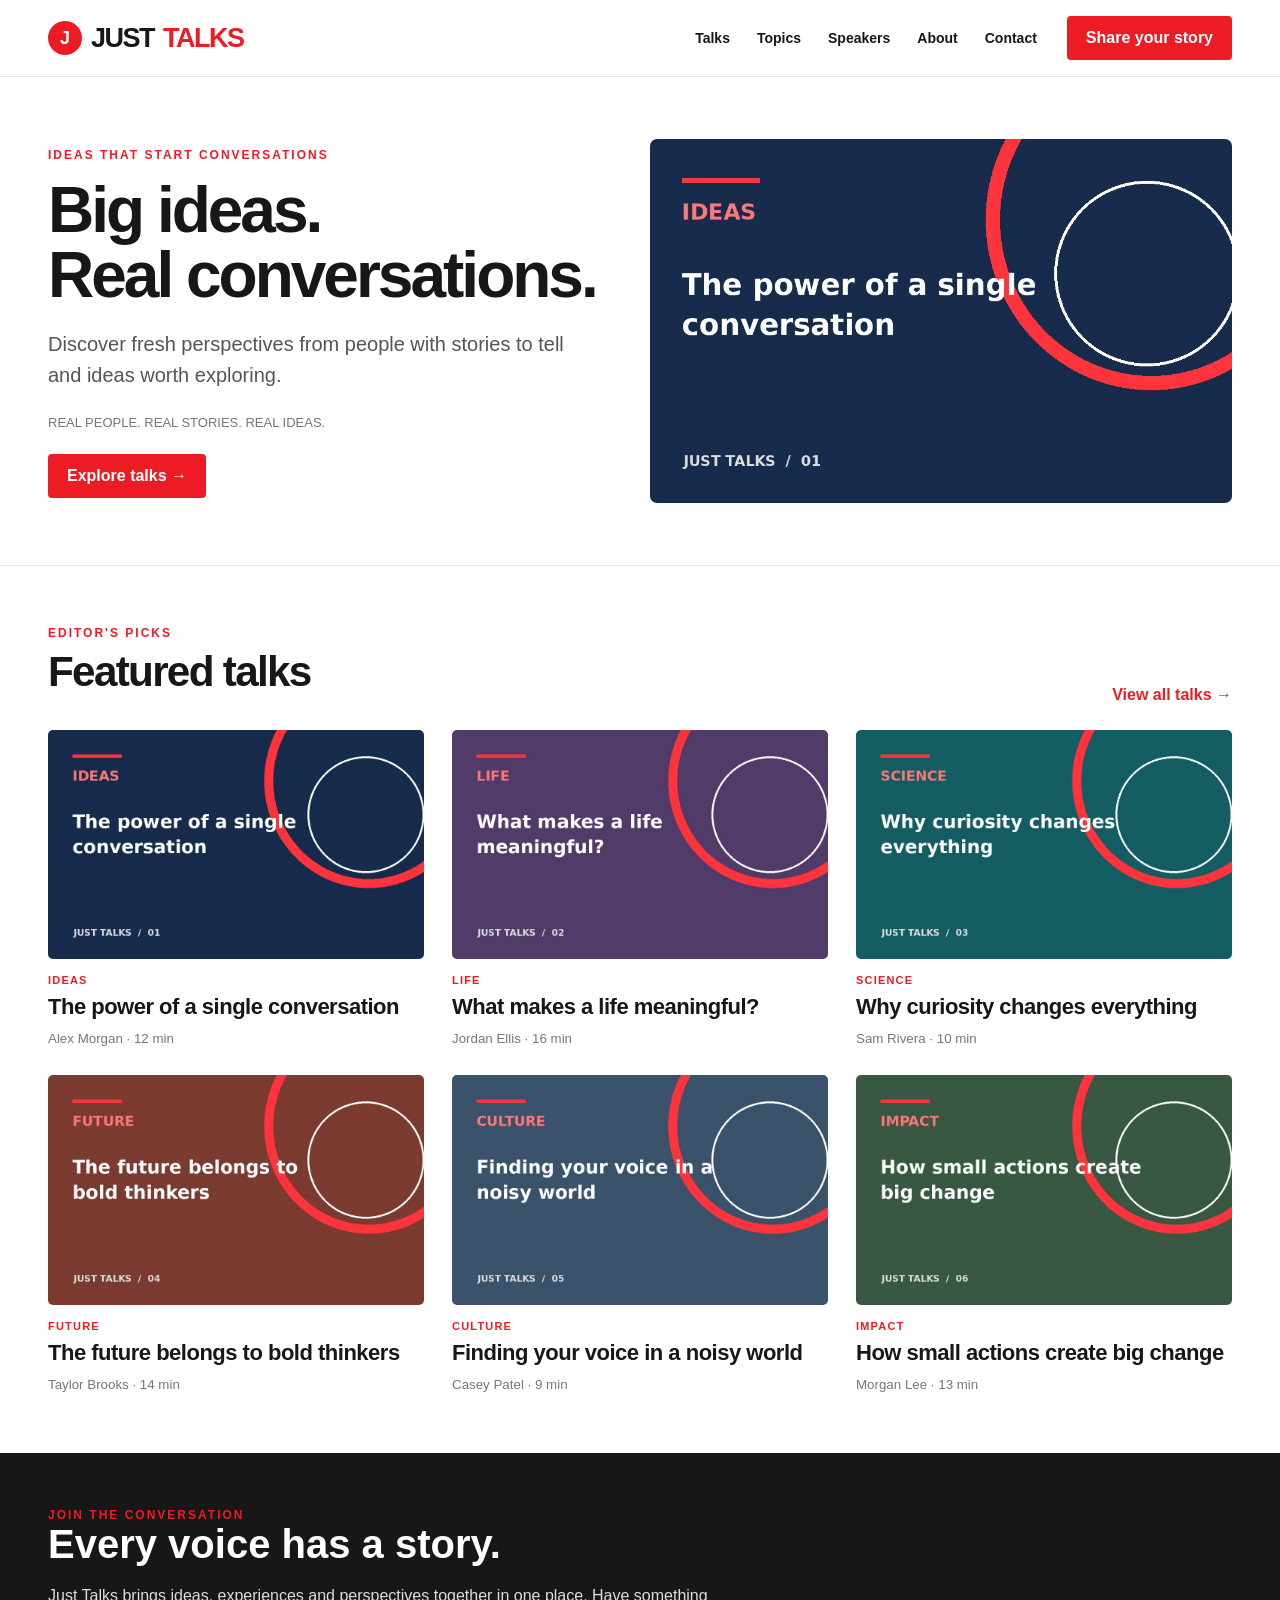
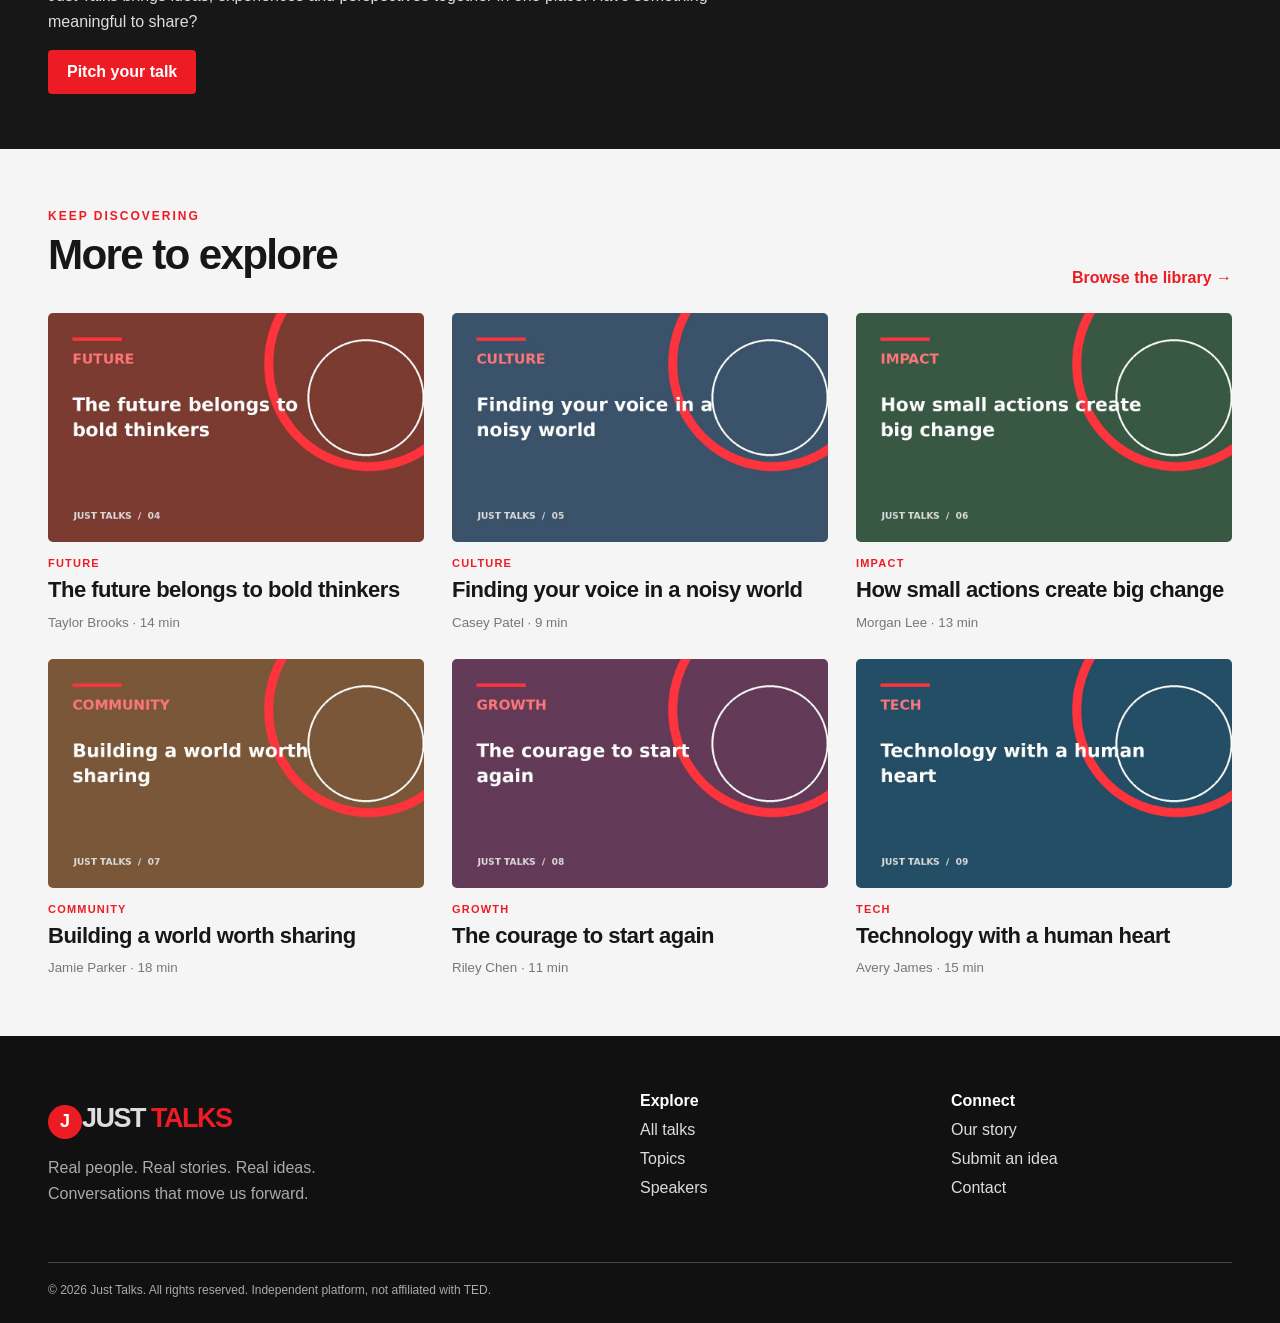
<file: index.html>
<!doctype html><html lang="en"><head><meta charset="utf-8"><meta name="viewport" content="width=device-width,initial-scale=1"><meta name="description" content="Just Talks — real people, real stories, real ideas."><title>Ideas worth sharing | Just Talks</title><link rel="icon" type="image/png" href="/favicon.png"><link rel="stylesheet" href="/assets/css/style.css"></head><body><header class="topbar"><nav class="nav wrap"><a href="/" class="brand" aria-label="Just Talks home"><span class="brandmark">J</span>JUST <b>TALKS</b></a><button class="menu" aria-label="Toggle menu">☰</button><div class="links"><a href="/talks/">Talks</a><a href="/topics/">Topics</a><a href="/speakers/">Speakers</a><a href="/about/">About</a><a href="/contact/">Contact</a></div><a class="navcta" href="/submit/">Share your story</a></nav></header><main><section class="hero"><div class="wrap hero-grid"><div><div class="eyebrow">Ideas that start conversations</div><h1>Big ideas.<br>Real conversations.</h1><p>Discover fresh perspectives from people with stories to tell and ideas worth exploring.</p><div class="meta">REAL PEOPLE. REAL STORIES. REAL IDEAS.</div><a class="btn" href="/talks/">Explore talks →</a></div><a href="/watch/?id=talk-01"><img src="/images/talk-01.jpg" alt="Featured talk: The power of a single conversation"></a></div></section><section class="section"><div class="wrap"><div class="section-head"><div><div class="eyebrow">Editor's picks</div><h2>Featured talks</h2></div><a href="/talks/">View all talks →</a></div><div class="grid" id="featured"></div></div></section><section class="banner"><div class="wrap"><div class="eyebrow">Join the conversation</div><h2>Every voice has a story.</h2><p>Just Talks brings ideas, experiences and perspectives together in one place. Have something meaningful to share?</p><a href="/submit/" class="btn">Pitch your talk</a></div></section><section class="section soft"><div class="wrap"><div class="section-head"><div><div class="eyebrow">Keep discovering</div><h2>More to explore</h2></div><a href="/talks/">Browse the library →</a></div><div class="grid" id="latest"></div></div></section></main><footer class="footer"><div class="wrap"><div class="footer-grid"><div><a class="brand" href="/"><span class="brandmark">J</span>JUST <b>TALKS</b></a><p>Real people. Real stories. Real ideas.<br>Conversations that move us forward.</p></div><div><strong>Explore</strong><a href="/talks/">All talks</a><a href="/topics/">Topics</a><a href="/speakers/">Speakers</a></div><div><strong>Connect</strong><a href="/about/">Our story</a><a href="/submit/">Submit an idea</a><a href="/contact/">Contact</a></div></div><div class="footer-bottom">© 2026 Just Talks. All rights reserved. Independent platform, not affiliated with TED.</div></div></footer><script src="/assets/js/data.js"></script><script src="/assets/js/app.js"></script></body></html>
</file>
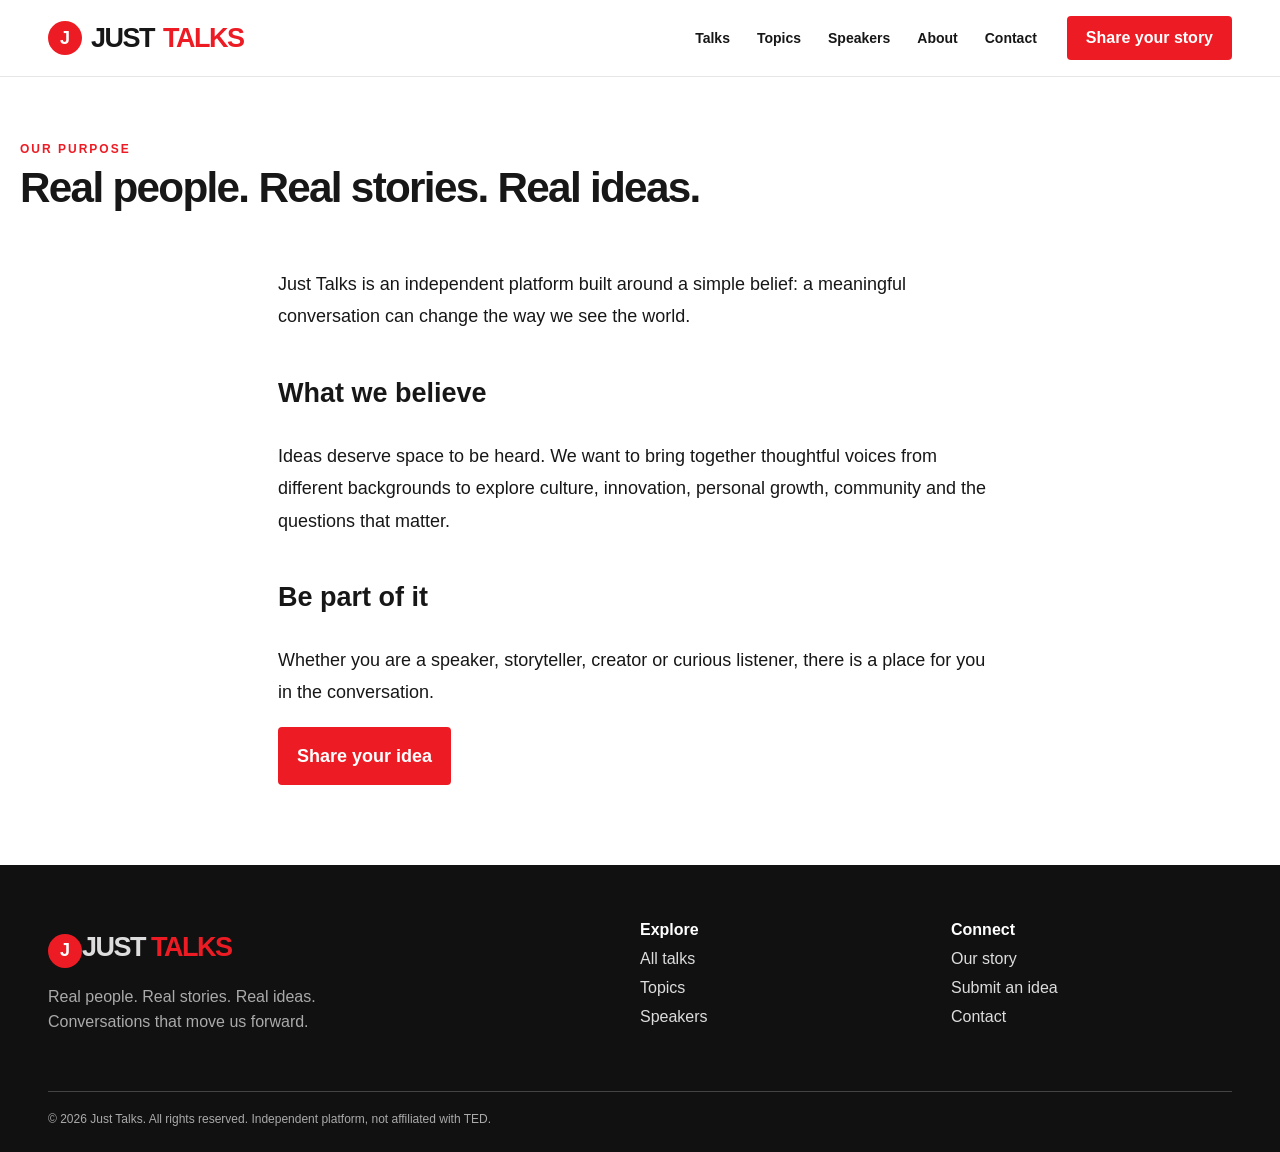
<file: about/index.html>
<!doctype html><html lang="en"><head><meta charset="utf-8"><meta name="viewport" content="width=device-width,initial-scale=1"><meta name="description" content="Just Talks — real people, real stories, real ideas."><title>About us | Just Talks</title><link rel="icon" type="image/png" href="/favicon.png"><link rel="stylesheet" href="/assets/css/style.css"></head><body><header class="topbar"><nav class="nav wrap"><a href="/" class="brand" aria-label="Just Talks home"><span class="brandmark">J</span>JUST <b>TALKS</b></a><button class="menu" aria-label="Toggle menu">☰</button><div class="links"><a href="/talks/">Talks</a><a href="/topics/">Topics</a><a href="/speakers/">Speakers</a><a href="/about/">About</a><a href="/contact/">Contact</a></div><a class="navcta" href="/submit/">Share your story</a></nav></header><main><section class="page-hero wrap"><div class="eyebrow">Our purpose</div><h1 class="page-title">Real people. Real stories. Real ideas.</h1></section><article class="wrap content"><p>Just Talks is an independent platform built around a simple belief: a meaningful conversation can change the way we see the world.</p><h2>What we believe</h2><p>Ideas deserve space to be heard. We want to bring together thoughtful voices from different backgrounds to explore culture, innovation, personal growth, community and the questions that matter.</p><h2>Be part of it</h2><p>Whether you are a speaker, storyteller, creator or curious listener, there is a place for you in the conversation.</p><a class="btn" href="/submit/">Share your idea</a></article></main><footer class="footer"><div class="wrap"><div class="footer-grid"><div><a class="brand" href="/"><span class="brandmark">J</span>JUST <b>TALKS</b></a><p>Real people. Real stories. Real ideas.<br>Conversations that move us forward.</p></div><div><strong>Explore</strong><a href="/talks/">All talks</a><a href="/topics/">Topics</a><a href="/speakers/">Speakers</a></div><div><strong>Connect</strong><a href="/about/">Our story</a><a href="/submit/">Submit an idea</a><a href="/contact/">Contact</a></div></div><div class="footer-bottom">© 2026 Just Talks. All rights reserved. Independent platform, not affiliated with TED.</div></div></footer><script src="/assets/js/data.js"></script><script src="/assets/js/app.js"></script></body></html>
</file>
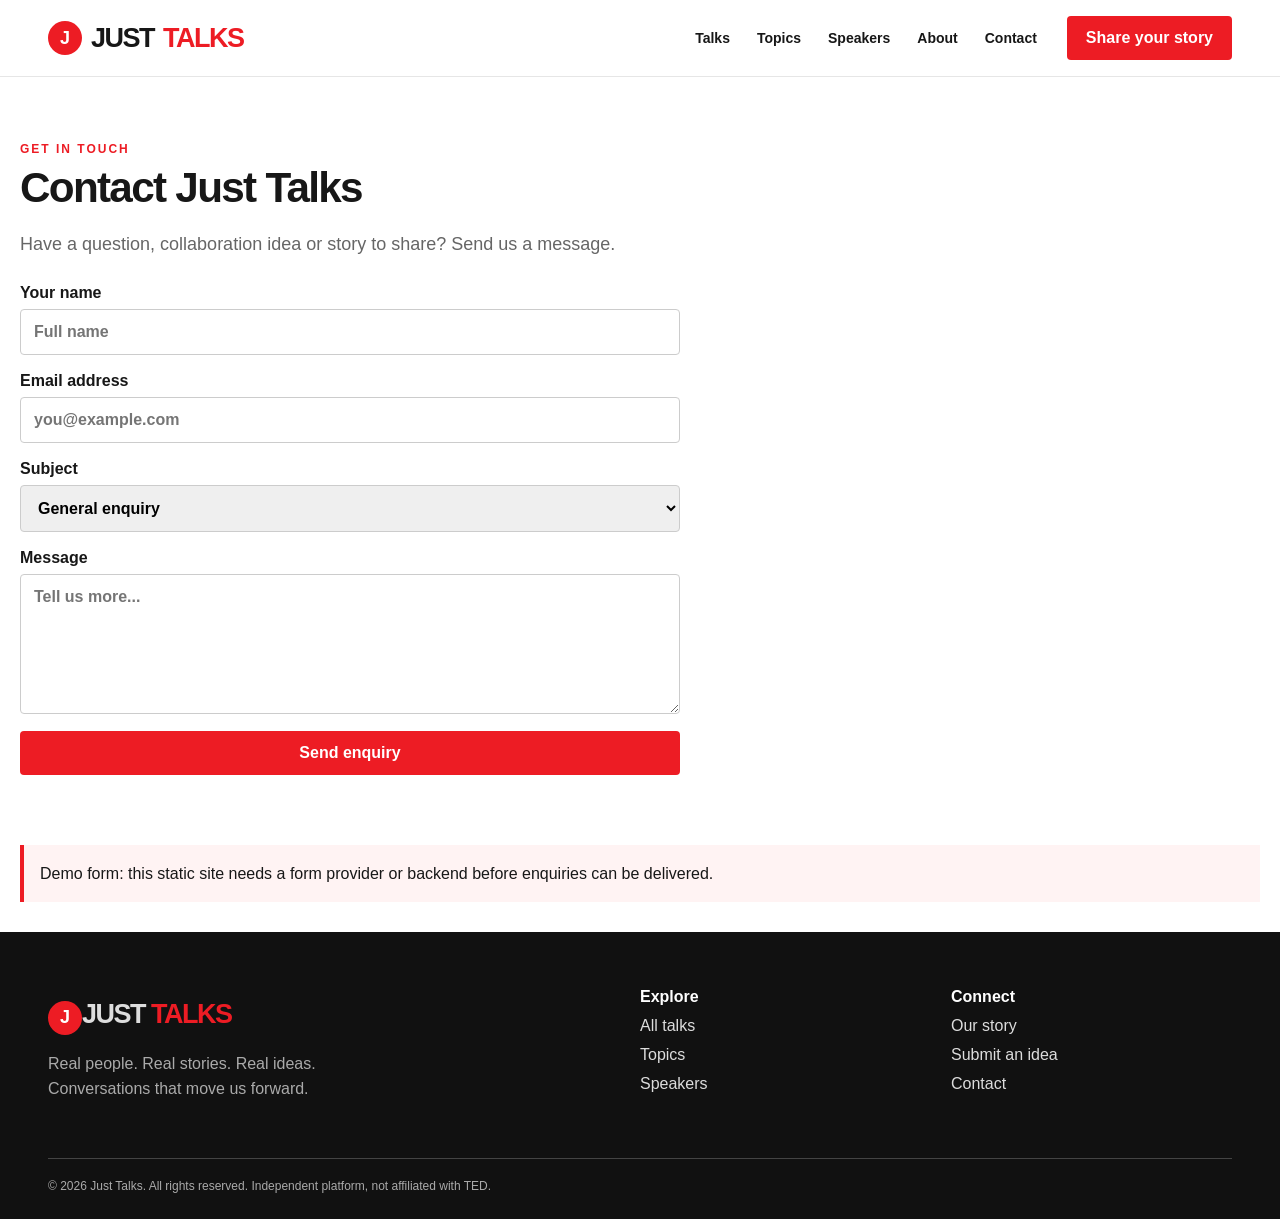
<file: contact/index.html>
<!doctype html><html lang="en"><head><meta charset="utf-8"><meta name="viewport" content="width=device-width,initial-scale=1"><meta name="description" content="Just Talks — real people, real stories, real ideas."><title>Contact | Just Talks</title><link rel="icon" type="image/png" href="/favicon.png"><link rel="stylesheet" href="/assets/css/style.css"></head><body><header class="topbar"><nav class="nav wrap"><a href="/" class="brand" aria-label="Just Talks home"><span class="brandmark">J</span>JUST <b>TALKS</b></a><button class="menu" aria-label="Toggle menu">☰</button><div class="links"><a href="/talks/">Talks</a><a href="/topics/">Topics</a><a href="/speakers/">Speakers</a><a href="/about/">About</a><a href="/contact/">Contact</a></div><a class="navcta" href="/submit/">Share your story</a></nav></header><main><section class="page-hero wrap"><div class="eyebrow">Get in touch</div><h1 class="page-title">Contact Just Talks</h1><p>Have a question, collaboration idea or story to share? Send us a message.</p><form class="form" data-demo><label>Your name<input required name="name" placeholder="Full name"></label><label>Email address<input required type="email" name="email" placeholder="you@example.com"></label><label>Subject<select name="subject"><option>General enquiry</option><option>Speaking opportunity</option><option>Partnership</option><option>Other</option></select></label><label>Message<textarea required name="message" placeholder="Tell us more..."></textarea></label><button class="btn" type="submit">Send enquiry</button></form><div class="notice">Demo form: this static site needs a form provider or backend before enquiries can be delivered.</div></section></main><footer class="footer"><div class="wrap"><div class="footer-grid"><div><a class="brand" href="/"><span class="brandmark">J</span>JUST <b>TALKS</b></a><p>Real people. Real stories. Real ideas.<br>Conversations that move us forward.</p></div><div><strong>Explore</strong><a href="/talks/">All talks</a><a href="/topics/">Topics</a><a href="/speakers/">Speakers</a></div><div><strong>Connect</strong><a href="/about/">Our story</a><a href="/submit/">Submit an idea</a><a href="/contact/">Contact</a></div></div><div class="footer-bottom">© 2026 Just Talks. All rights reserved. Independent platform, not affiliated with TED.</div></div></footer><script src="/assets/js/data.js"></script><script src="/assets/js/app.js"></script></body></html>
</file>
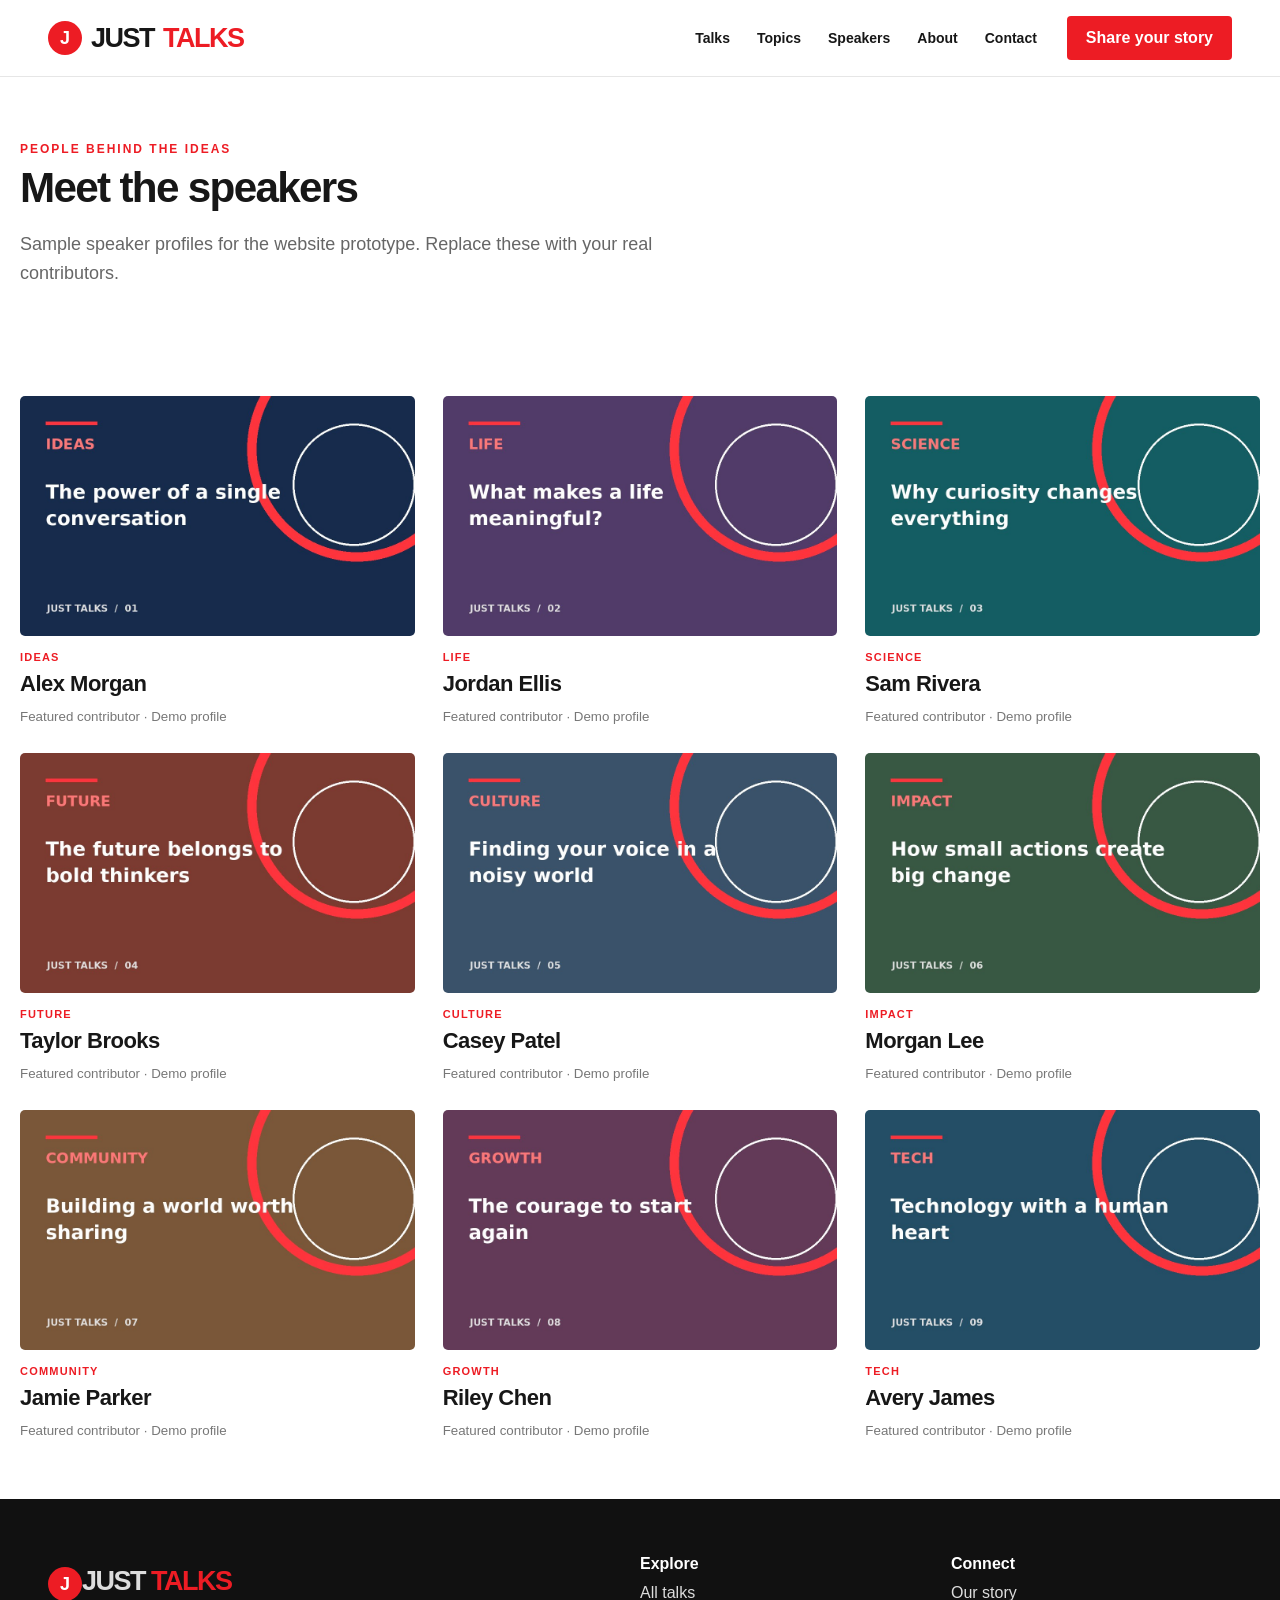
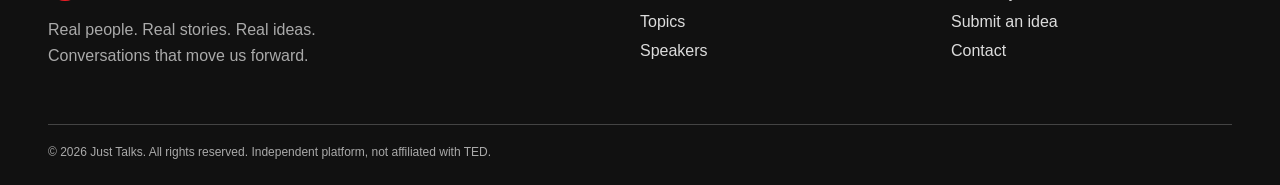
<file: speakers/index.html>
<!doctype html><html lang="en"><head><meta charset="utf-8"><meta name="viewport" content="width=device-width,initial-scale=1"><meta name="description" content="Just Talks — real people, real stories, real ideas."><title>Speakers | Just Talks</title><link rel="icon" type="image/png" href="/favicon.png"><link rel="stylesheet" href="/assets/css/style.css"></head><body><header class="topbar"><nav class="nav wrap"><a href="/" class="brand" aria-label="Just Talks home"><span class="brandmark">J</span>JUST <b>TALKS</b></a><button class="menu" aria-label="Toggle menu">☰</button><div class="links"><a href="/talks/">Talks</a><a href="/topics/">Topics</a><a href="/speakers/">Speakers</a><a href="/about/">About</a><a href="/contact/">Contact</a></div><a class="navcta" href="/submit/">Share your story</a></nav></header><main><section class="page-hero wrap"><div class="eyebrow">People behind the ideas</div><h1 class="page-title">Meet the speakers</h1><p>Sample speaker profiles for the website prototype. Replace these with your real contributors.</p></section><section class="section wrap"><div class="grid"><div class="card"><img src="/images/talk-01.jpg" alt=""><div class="tag">IDEAS</div><h3>Alex Morgan</h3><small>Featured contributor · Demo profile</small></div><div class="card"><img src="/images/talk-02.jpg" alt=""><div class="tag">LIFE</div><h3>Jordan Ellis</h3><small>Featured contributor · Demo profile</small></div><div class="card"><img src="/images/talk-03.jpg" alt=""><div class="tag">SCIENCE</div><h3>Sam Rivera</h3><small>Featured contributor · Demo profile</small></div><div class="card"><img src="/images/talk-04.jpg" alt=""><div class="tag">FUTURE</div><h3>Taylor Brooks</h3><small>Featured contributor · Demo profile</small></div><div class="card"><img src="/images/talk-05.jpg" alt=""><div class="tag">CULTURE</div><h3>Casey Patel</h3><small>Featured contributor · Demo profile</small></div><div class="card"><img src="/images/talk-06.jpg" alt=""><div class="tag">IMPACT</div><h3>Morgan Lee</h3><small>Featured contributor · Demo profile</small></div><div class="card"><img src="/images/talk-07.jpg" alt=""><div class="tag">COMMUNITY</div><h3>Jamie Parker</h3><small>Featured contributor · Demo profile</small></div><div class="card"><img src="/images/talk-08.jpg" alt=""><div class="tag">GROWTH</div><h3>Riley Chen</h3><small>Featured contributor · Demo profile</small></div><div class="card"><img src="/images/talk-09.jpg" alt=""><div class="tag">TECH</div><h3>Avery James</h3><small>Featured contributor · Demo profile</small></div></div></section></main><footer class="footer"><div class="wrap"><div class="footer-grid"><div><a class="brand" href="/"><span class="brandmark">J</span>JUST <b>TALKS</b></a><p>Real people. Real stories. Real ideas.<br>Conversations that move us forward.</p></div><div><strong>Explore</strong><a href="/talks/">All talks</a><a href="/topics/">Topics</a><a href="/speakers/">Speakers</a></div><div><strong>Connect</strong><a href="/about/">Our story</a><a href="/submit/">Submit an idea</a><a href="/contact/">Contact</a></div></div><div class="footer-bottom">© 2026 Just Talks. All rights reserved. Independent platform, not affiliated with TED.</div></div></footer><script src="/assets/js/data.js"></script><script src="/assets/js/app.js"></script></body></html>
</file>
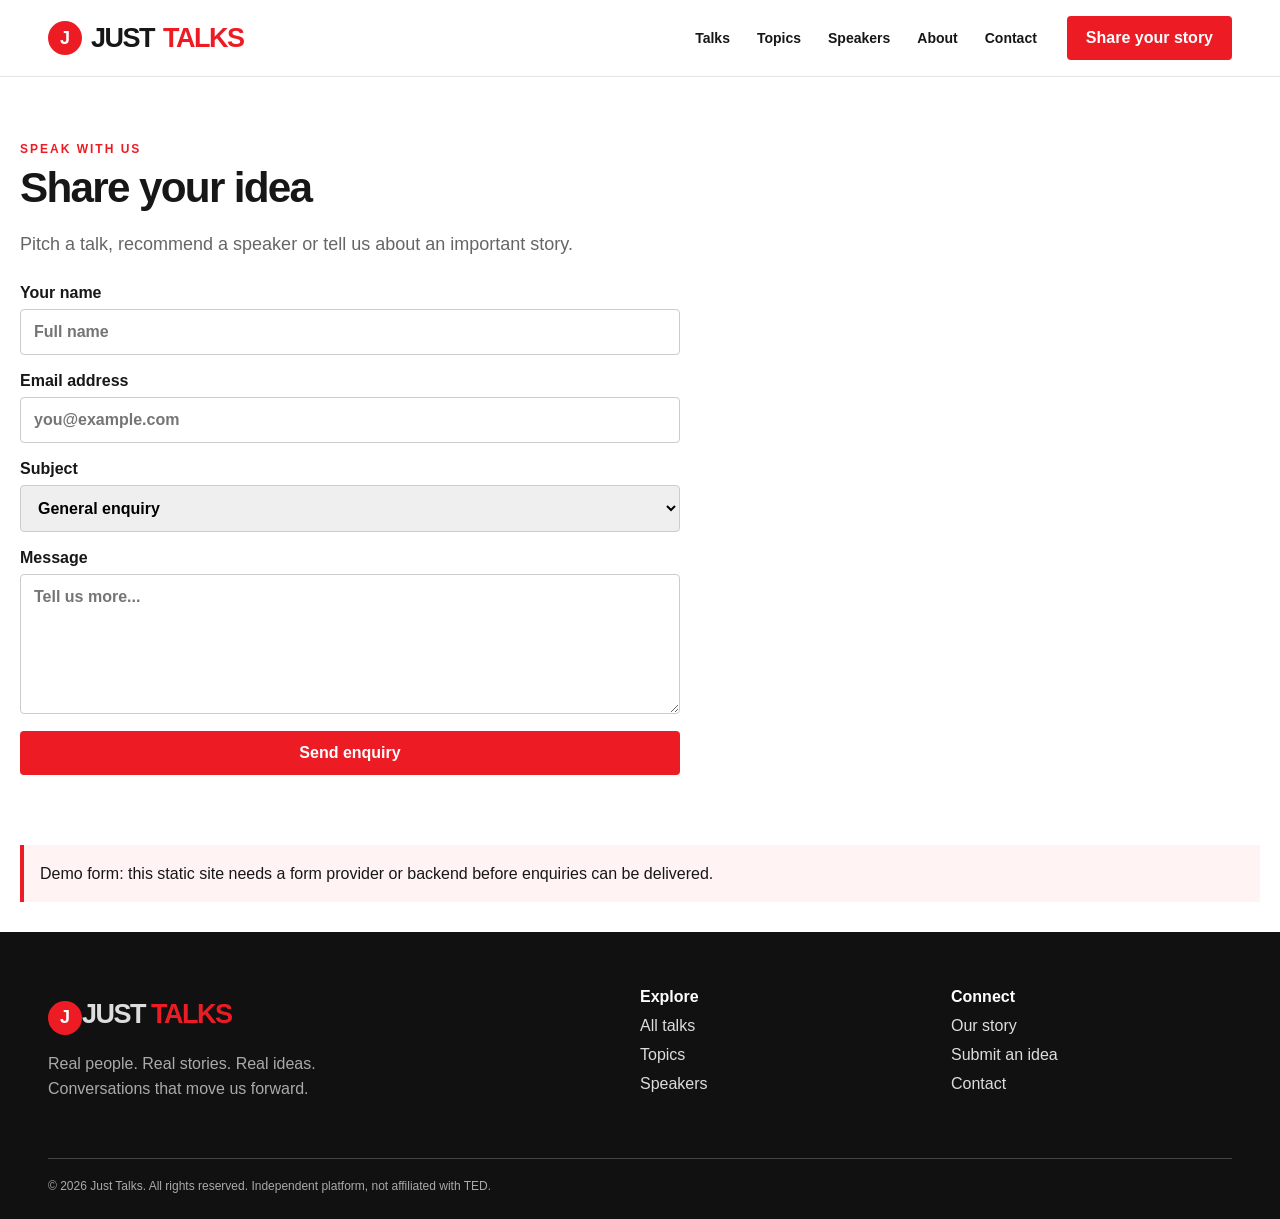
<file: submit/index.html>
<!doctype html><html lang="en"><head><meta charset="utf-8"><meta name="viewport" content="width=device-width,initial-scale=1"><meta name="description" content="Just Talks — real people, real stories, real ideas."><title>Share your story | Just Talks</title><link rel="icon" type="image/png" href="/favicon.png"><link rel="stylesheet" href="/assets/css/style.css"></head><body><header class="topbar"><nav class="nav wrap"><a href="/" class="brand" aria-label="Just Talks home"><span class="brandmark">J</span>JUST <b>TALKS</b></a><button class="menu" aria-label="Toggle menu">☰</button><div class="links"><a href="/talks/">Talks</a><a href="/topics/">Topics</a><a href="/speakers/">Speakers</a><a href="/about/">About</a><a href="/contact/">Contact</a></div><a class="navcta" href="/submit/">Share your story</a></nav></header><main><section class="page-hero wrap"><div class="eyebrow">Speak with us</div><h1 class="page-title">Share your idea</h1><p>Pitch a talk, recommend a speaker or tell us about an important story.</p><form class="form" data-demo><label>Your name<input required name="name" placeholder="Full name"></label><label>Email address<input required type="email" name="email" placeholder="you@example.com"></label><label>Subject<select name="subject"><option>General enquiry</option><option>Speaking opportunity</option><option>Partnership</option><option>Other</option></select></label><label>Message<textarea required name="message" placeholder="Tell us more..."></textarea></label><button class="btn" type="submit">Send enquiry</button></form><div class="notice">Demo form: this static site needs a form provider or backend before enquiries can be delivered.</div></section></main><footer class="footer"><div class="wrap"><div class="footer-grid"><div><a class="brand" href="/"><span class="brandmark">J</span>JUST <b>TALKS</b></a><p>Real people. Real stories. Real ideas.<br>Conversations that move us forward.</p></div><div><strong>Explore</strong><a href="/talks/">All talks</a><a href="/topics/">Topics</a><a href="/speakers/">Speakers</a></div><div><strong>Connect</strong><a href="/about/">Our story</a><a href="/submit/">Submit an idea</a><a href="/contact/">Contact</a></div></div><div class="footer-bottom">© 2026 Just Talks. All rights reserved. Independent platform, not affiliated with TED.</div></div></footer><script src="/assets/js/data.js"></script><script src="/assets/js/app.js"></script></body></html>
</file>
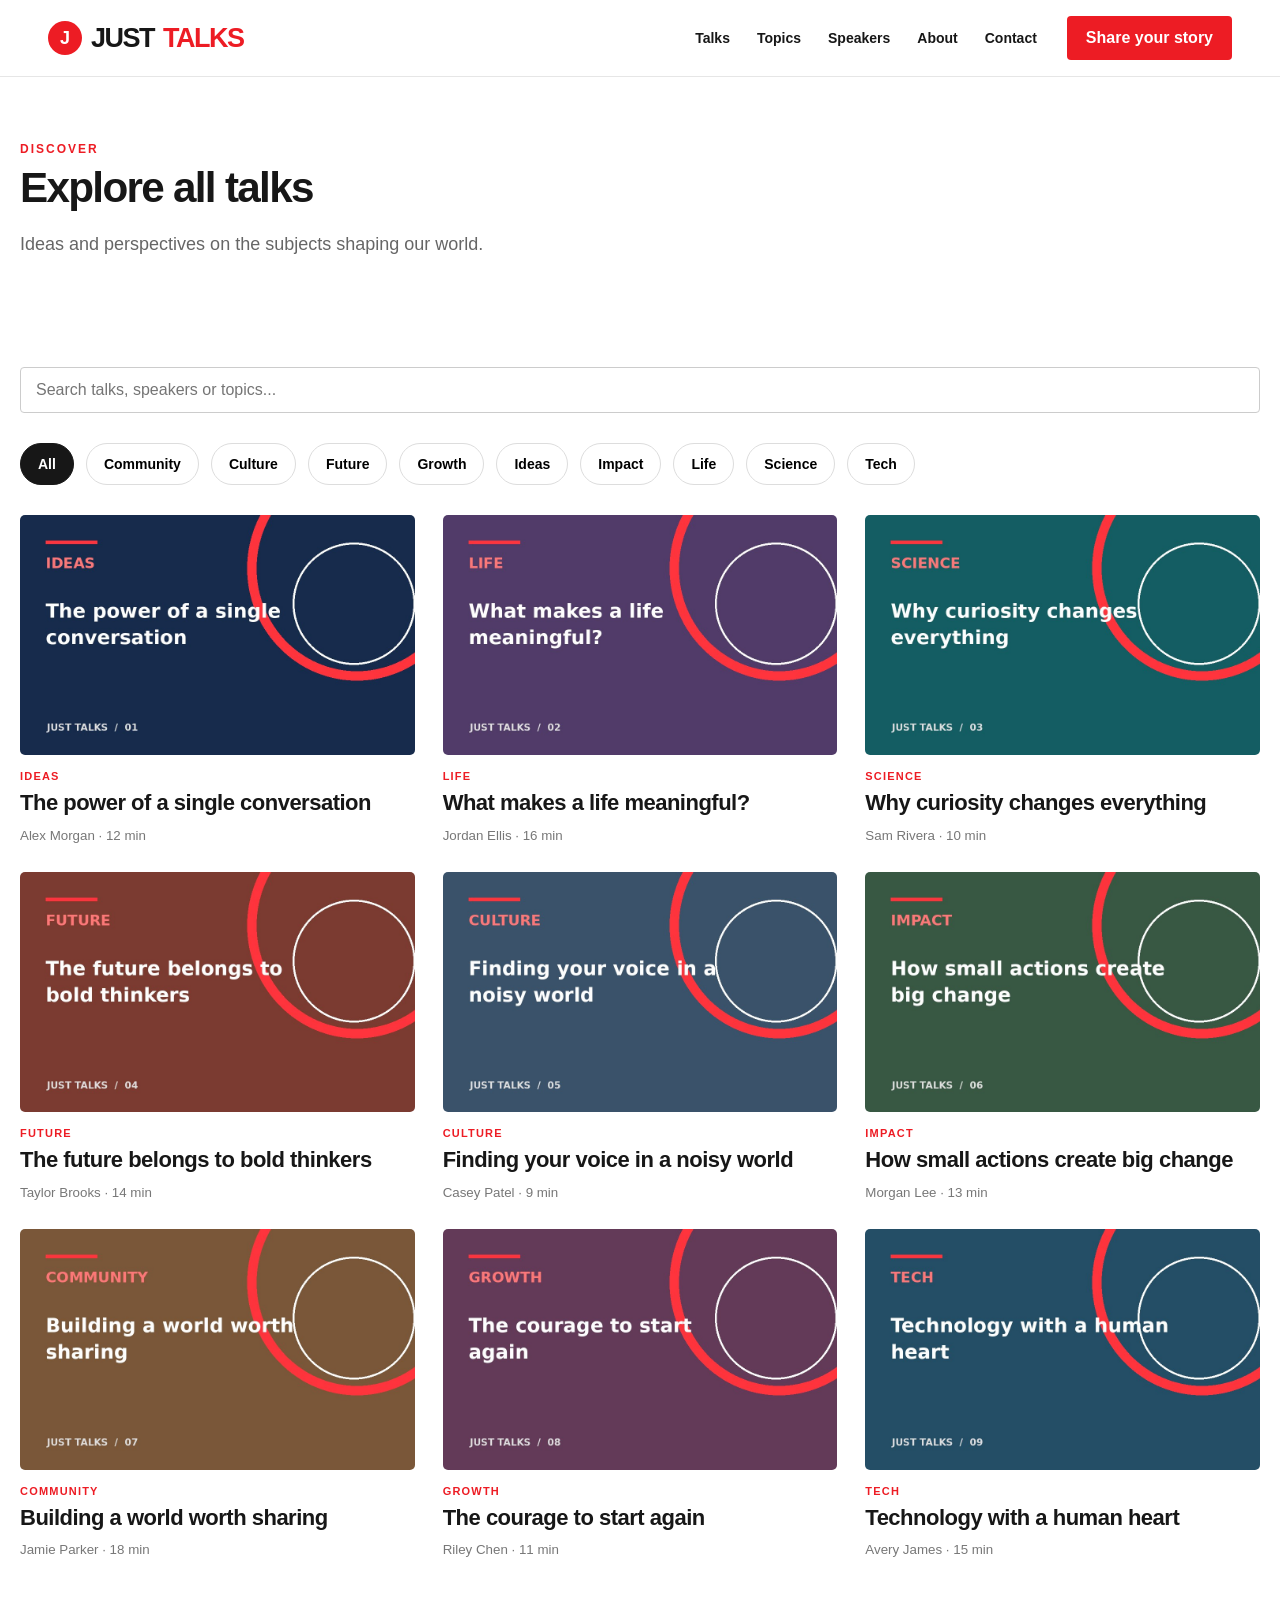
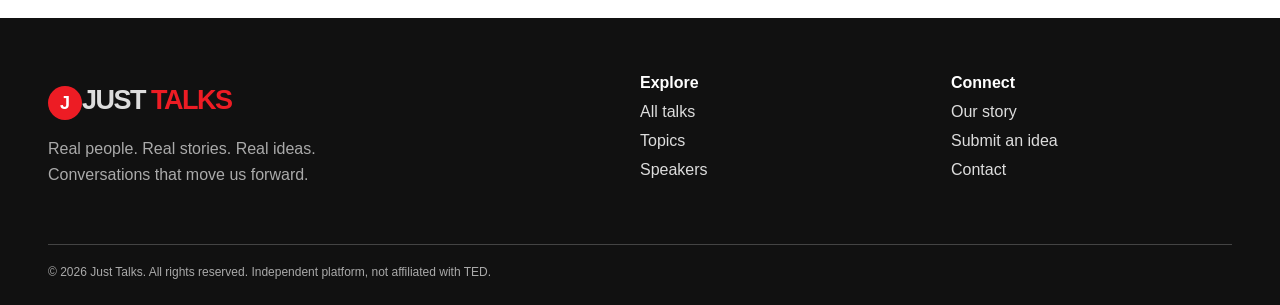
<file: talks/index.html>
<!doctype html><html lang="en"><head><meta charset="utf-8"><meta name="viewport" content="width=device-width,initial-scale=1"><meta name="description" content="Just Talks — real people, real stories, real ideas."><title>Browse talks | Just Talks</title><link rel="icon" type="image/png" href="/favicon.png"><link rel="stylesheet" href="/assets/css/style.css"></head><body><header class="topbar"><nav class="nav wrap"><a href="/" class="brand" aria-label="Just Talks home"><span class="brandmark">J</span>JUST <b>TALKS</b></a><button class="menu" aria-label="Toggle menu">☰</button><div class="links"><a href="/talks/">Talks</a><a href="/topics/">Topics</a><a href="/speakers/">Speakers</a><a href="/about/">About</a><a href="/contact/">Contact</a></div><a class="navcta" href="/submit/">Share your story</a></nav></header><main><section class="page-hero wrap"><div class="eyebrow">Discover</div><h1 class="page-title">Explore all talks</h1><p>Ideas and perspectives on the subjects shaping our world.</p></section><section class="section wrap"><div class="controls"><input id="search" class="search" placeholder="Search talks, speakers or topics..." aria-label="Search talks"></div><div class="topics" style="margin-bottom:30px"><button class="chip active" data-topic="All">All</button><button class="chip " data-topic="COMMUNITY">Community</button><button class="chip " data-topic="CULTURE">Culture</button><button class="chip " data-topic="FUTURE">Future</button><button class="chip " data-topic="GROWTH">Growth</button><button class="chip " data-topic="IDEAS">Ideas</button><button class="chip " data-topic="IMPACT">Impact</button><button class="chip " data-topic="LIFE">Life</button><button class="chip " data-topic="SCIENCE">Science</button><button class="chip " data-topic="TECH">Tech</button></div><div class="grid" id="catalogue"></div></section></main><footer class="footer"><div class="wrap"><div class="footer-grid"><div><a class="brand" href="/"><span class="brandmark">J</span>JUST <b>TALKS</b></a><p>Real people. Real stories. Real ideas.<br>Conversations that move us forward.</p></div><div><strong>Explore</strong><a href="/talks/">All talks</a><a href="/topics/">Topics</a><a href="/speakers/">Speakers</a></div><div><strong>Connect</strong><a href="/about/">Our story</a><a href="/submit/">Submit an idea</a><a href="/contact/">Contact</a></div></div><div class="footer-bottom">© 2026 Just Talks. All rights reserved. Independent platform, not affiliated with TED.</div></div></footer><script src="/assets/js/data.js"></script><script src="/assets/js/app.js"></script></body></html>
</file>
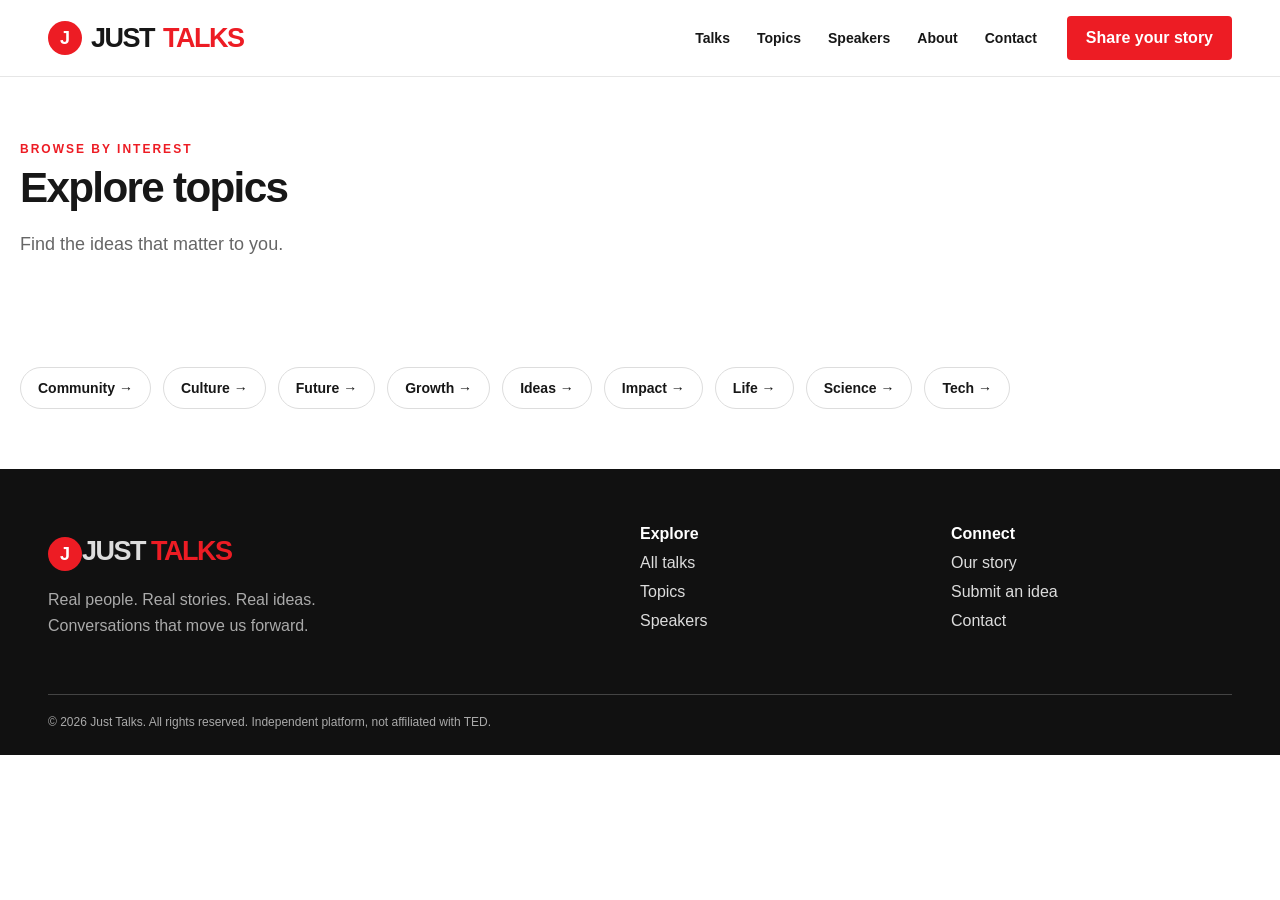
<file: topics/index.html>
<!doctype html><html lang="en"><head><meta charset="utf-8"><meta name="viewport" content="width=device-width,initial-scale=1"><meta name="description" content="Just Talks — real people, real stories, real ideas."><title>Topics | Just Talks</title><link rel="icon" type="image/png" href="/favicon.png"><link rel="stylesheet" href="/assets/css/style.css"></head><body><header class="topbar"><nav class="nav wrap"><a href="/" class="brand" aria-label="Just Talks home"><span class="brandmark">J</span>JUST <b>TALKS</b></a><button class="menu" aria-label="Toggle menu">☰</button><div class="links"><a href="/talks/">Talks</a><a href="/topics/">Topics</a><a href="/speakers/">Speakers</a><a href="/about/">About</a><a href="/contact/">Contact</a></div><a class="navcta" href="/submit/">Share your story</a></nav></header><main><section class="page-hero wrap"><div class="eyebrow">Browse by interest</div><h1 class="page-title">Explore topics</h1><p>Find the ideas that matter to you.</p></section><section class="section wrap"><div class="topics"><a class="chip" href="/talks/">Community →</a><a class="chip" href="/talks/">Culture →</a><a class="chip" href="/talks/">Future →</a><a class="chip" href="/talks/">Growth →</a><a class="chip" href="/talks/">Ideas →</a><a class="chip" href="/talks/">Impact →</a><a class="chip" href="/talks/">Life →</a><a class="chip" href="/talks/">Science →</a><a class="chip" href="/talks/">Tech →</a></div></section></main><footer class="footer"><div class="wrap"><div class="footer-grid"><div><a class="brand" href="/"><span class="brandmark">J</span>JUST <b>TALKS</b></a><p>Real people. Real stories. Real ideas.<br>Conversations that move us forward.</p></div><div><strong>Explore</strong><a href="/talks/">All talks</a><a href="/topics/">Topics</a><a href="/speakers/">Speakers</a></div><div><strong>Connect</strong><a href="/about/">Our story</a><a href="/submit/">Submit an idea</a><a href="/contact/">Contact</a></div></div><div class="footer-bottom">© 2026 Just Talks. All rights reserved. Independent platform, not affiliated with TED.</div></div></footer><script src="/assets/js/data.js"></script><script src="/assets/js/app.js"></script></body></html>
</file>
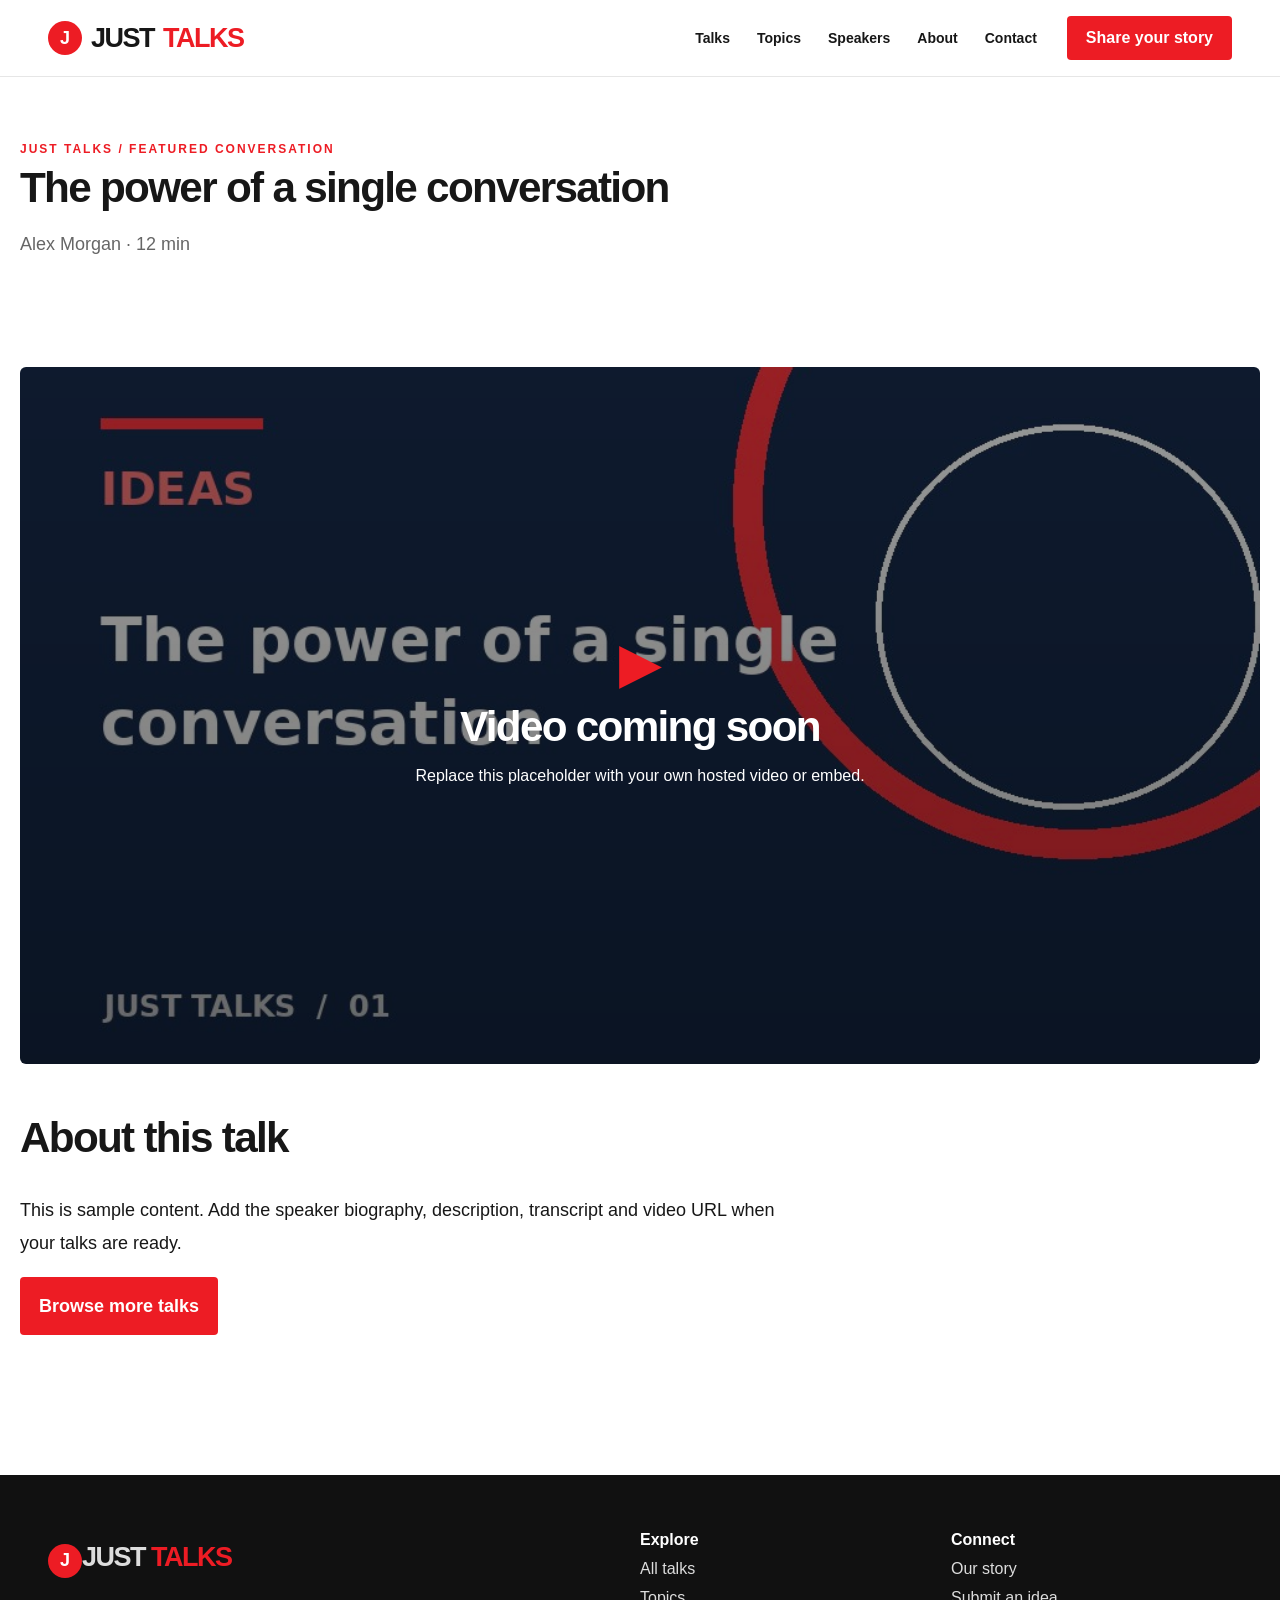
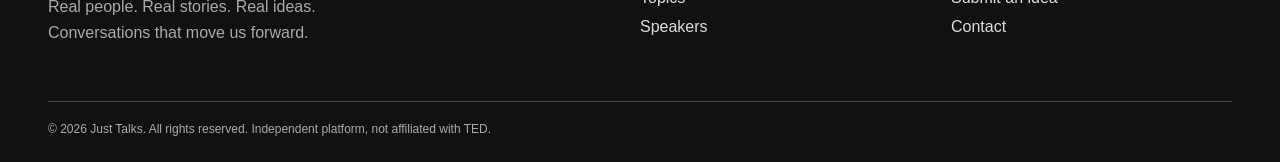
<file: watch/index.html>
<!doctype html><html lang="en"><head><meta charset="utf-8"><meta name="viewport" content="width=device-width,initial-scale=1"><meta name="description" content="Just Talks — real people, real stories, real ideas."><title>Watch a talk | Just Talks</title><link rel="icon" type="image/png" href="/favicon.png"><link rel="stylesheet" href="/assets/css/style.css"></head><body><header class="topbar"><nav class="nav wrap"><a href="/" class="brand" aria-label="Just Talks home"><span class="brandmark">J</span>JUST <b>TALKS</b></a><button class="menu" aria-label="Toggle menu">☰</button><div class="links"><a href="/talks/">Talks</a><a href="/topics/">Topics</a><a href="/speakers/">Speakers</a><a href="/about/">About</a><a href="/contact/">Contact</a></div><a class="navcta" href="/submit/">Share your story</a></nav></header><main><section class="page-hero wrap"><div class="eyebrow">Just Talks / Featured conversation</div><h1 class="page-title" id="watch-title">Watch a talk</h1><p id="watch-speaker"></p></section><section class="wrap section"><div class="player" id="watch-image"><div><span>▶</span><h2>Video coming soon</h2><p>Replace this placeholder with your own hosted video or embed.</p></div></div><div class="content"><h2>About this talk</h2><p>This is sample content. Add the speaker biography, description, transcript and video URL when your talks are ready.</p><a class="btn" href="/talks/">Browse more talks</a></div></section></main><footer class="footer"><div class="wrap"><div class="footer-grid"><div><a class="brand" href="/"><span class="brandmark">J</span>JUST <b>TALKS</b></a><p>Real people. Real stories. Real ideas.<br>Conversations that move us forward.</p></div><div><strong>Explore</strong><a href="/talks/">All talks</a><a href="/topics/">Topics</a><a href="/speakers/">Speakers</a></div><div><strong>Connect</strong><a href="/about/">Our story</a><a href="/submit/">Submit an idea</a><a href="/contact/">Contact</a></div></div><div class="footer-bottom">© 2026 Just Talks. All rights reserved. Independent platform, not affiliated with TED.</div></div></footer><script src="/assets/js/data.js"></script><script src="/assets/js/app.js"></script></body></html>
</file>
<file: assets/css/style.css>
:root{--red:#ed1c24;--ink:#171717;--muted:#666;--line:#e6e6e6;--bg:#fff;--soft:#f5f5f5}*{box-sizing:border-box}html{scroll-behavior:smooth}body{margin:0;background:var(--bg);color:var(--ink);font-family:Arial,Helvetica,sans-serif}a{text-decoration:none;color:inherit}button,input,textarea,select{font:inherit}button{cursor:pointer}.wrap{max-width:1240px;margin:auto;padding:0 28px}.topbar{border-bottom:1px solid var(--line);background:white;position:sticky;top:0;z-index:10}.nav{height:76px;display:flex;align-items:center;gap:30px}.brand{display:flex;align-items:center;gap:9px;font-weight:900;letter-spacing:-1.5px;font-size:27px;white-space:nowrap}.brand b{color:var(--red)}.brandmark{display:inline-grid;place-items:center;background:var(--red);color:white;border-radius:50%;width:34px;height:34px;font-size:18px;letter-spacing:0}.links{display:flex;align-items:center;gap:27px;margin-left:auto;font-size:14px;font-weight:700}.links a:hover,.footer a:hover{color:var(--red)}.navcta,.btn{display:inline-block;background:var(--red);color:white;border:0;border-radius:4px;padding:13px 19px;font-weight:700}.btn:hover,.navcta:hover{background:#b70f16;color:white}.menu{display:none;border:0;background:transparent;font-size:26px;margin-left:auto}.eyebrow{color:var(--red);font-size:12px;font-weight:800;letter-spacing:2px;text-transform:uppercase}.hero{padding:62px 0 58px;border-bottom:1px solid var(--line)}.hero-grid{display:grid;grid-template-columns:1fr 1.05fr;gap:48px;align-items:center}.hero h1{font-size:clamp(44px,5vw,72px);line-height:1.02;letter-spacing:-3px;margin:16px 0 20px}.hero p{font-size:20px;line-height:1.55;color:#555;max-width:520px}.hero img{width:100%;aspect-ratio:1.6;object-fit:cover;border-radius:7px}.hero .meta{margin:24px 0;color:#777;font-size:13px}.section{padding:60px 0}.section.soft{background:var(--soft)}.section-head{display:flex;justify-content:space-between;align-items:end;gap:20px;margin-bottom:26px}.section h2,.page-title{font-size:clamp(32px,3.3vw,47px);letter-spacing:-1.7px;margin:8px 0}.section-head a{font-weight:700;color:var(--red)}.grid{display:grid;grid-template-columns:repeat(3,minmax(0,1fr));gap:28px}.card{min-width:0}.card img{width:100%;aspect-ratio:1.64;object-fit:cover;border-radius:5px;display:block}.card:hover img{filter:brightness(.9)}.card .tag{color:var(--red);font-size:11px;font-weight:800;letter-spacing:1.2px;margin:15px 0 8px}.card h3{font-size:22px;line-height:1.2;letter-spacing:-.5px;margin:0 0 9px}.card small{color:#777}.banner{background:#171717;color:white;padding:55px 0}.banner h2{font-size:40px;margin:0 0 12px}.banner p{color:#ddd;max-width:690px;line-height:1.6}.topics{display:flex;gap:12px;flex-wrap:wrap}.chip{border:1px solid #ddd;padding:12px 17px;border-radius:50px;background:white;font-weight:700;font-size:14px}.chip:hover,.chip.active{background:#171717;color:white;border-color:#171717}.footer{background:#111;color:white;padding:56px 0 26px}.footer-grid{display:grid;grid-template-columns:2fr 1fr 1fr;gap:30px}.footer p{color:#aaa;line-height:1.6}.footer a{display:block;color:#ddd;margin:11px 0}.footer-bottom{border-top:1px solid #444;margin-top:40px;padding-top:20px;color:#aaa;font-size:12px}.page-hero{padding:65px 0 30px}.page-hero p{max-width:700px;line-height:1.6;color:#666;font-size:18px}.controls{display:flex;gap:12px;flex-wrap:wrap;margin-bottom:30px}.search{padding:13px 15px;border:1px solid #ccc;border-radius:4px;min-width:260px;flex:1}.content{max-width:780px;line-height:1.8;font-size:18px;padding-bottom:80px}.content h2{margin-top:36px}.form{max-width:660px;display:grid;gap:17px;margin:25px 0 70px}.form label{font-weight:700}.form input,.form textarea,.form select{display:block;width:100%;padding:13px;border:1px solid #ccc;border-radius:4px;margin-top:7px}.form textarea{min-height:140px}.notice{padding:16px;background:#fff3f3;border-left:4px solid var(--red);line-height:1.6}.player{background:#181818;aspect-ratio:16/9;display:grid;place-items:center;color:white;border-radius:6px;text-align:center;padding:20px}.player span{font-size:56px;color:var(--red)}@media(max-width:800px){.nav{height:68px}.menu{display:block}.links{display:none;position:absolute;top:68px;left:0;right:0;background:white;padding:20px 28px;box-shadow:0 15px 25px #0001;flex-direction:column;align-items:start}.links.open{display:flex}.navcta{display:none}.hero-grid{grid-template-columns:1fr}.hero h1{letter-spacing:-2px}.grid{grid-template-columns:repeat(2,minmax(0,1fr))}.footer-grid{grid-template-columns:1fr 1fr}}@media(max-width:540px){.wrap{padding:0 18px}.grid{grid-template-columns:1fr}.footer-grid{grid-template-columns:1fr}.hero{padding:35px 0}.section{padding:38px 0}.section-head{align-items:start;flex-direction:column}.hero h1{font-size:46px}}
</file>
